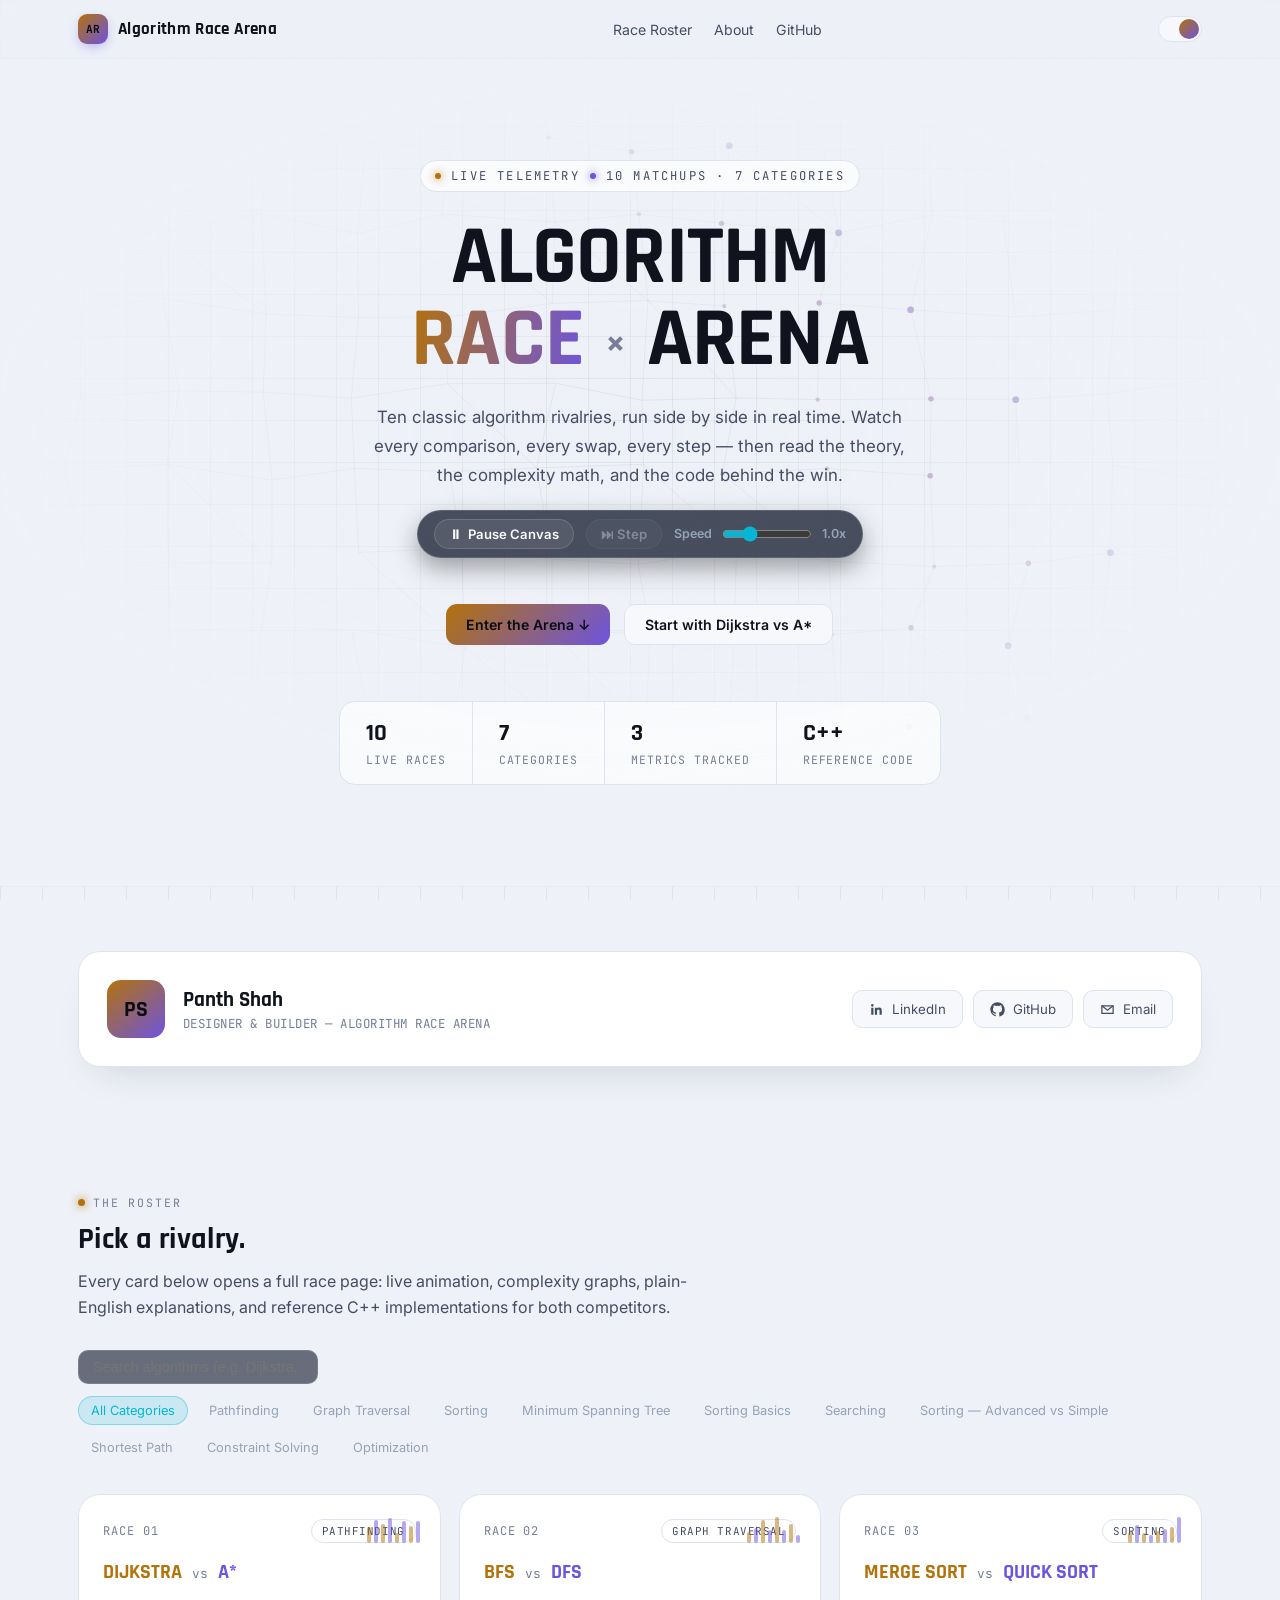
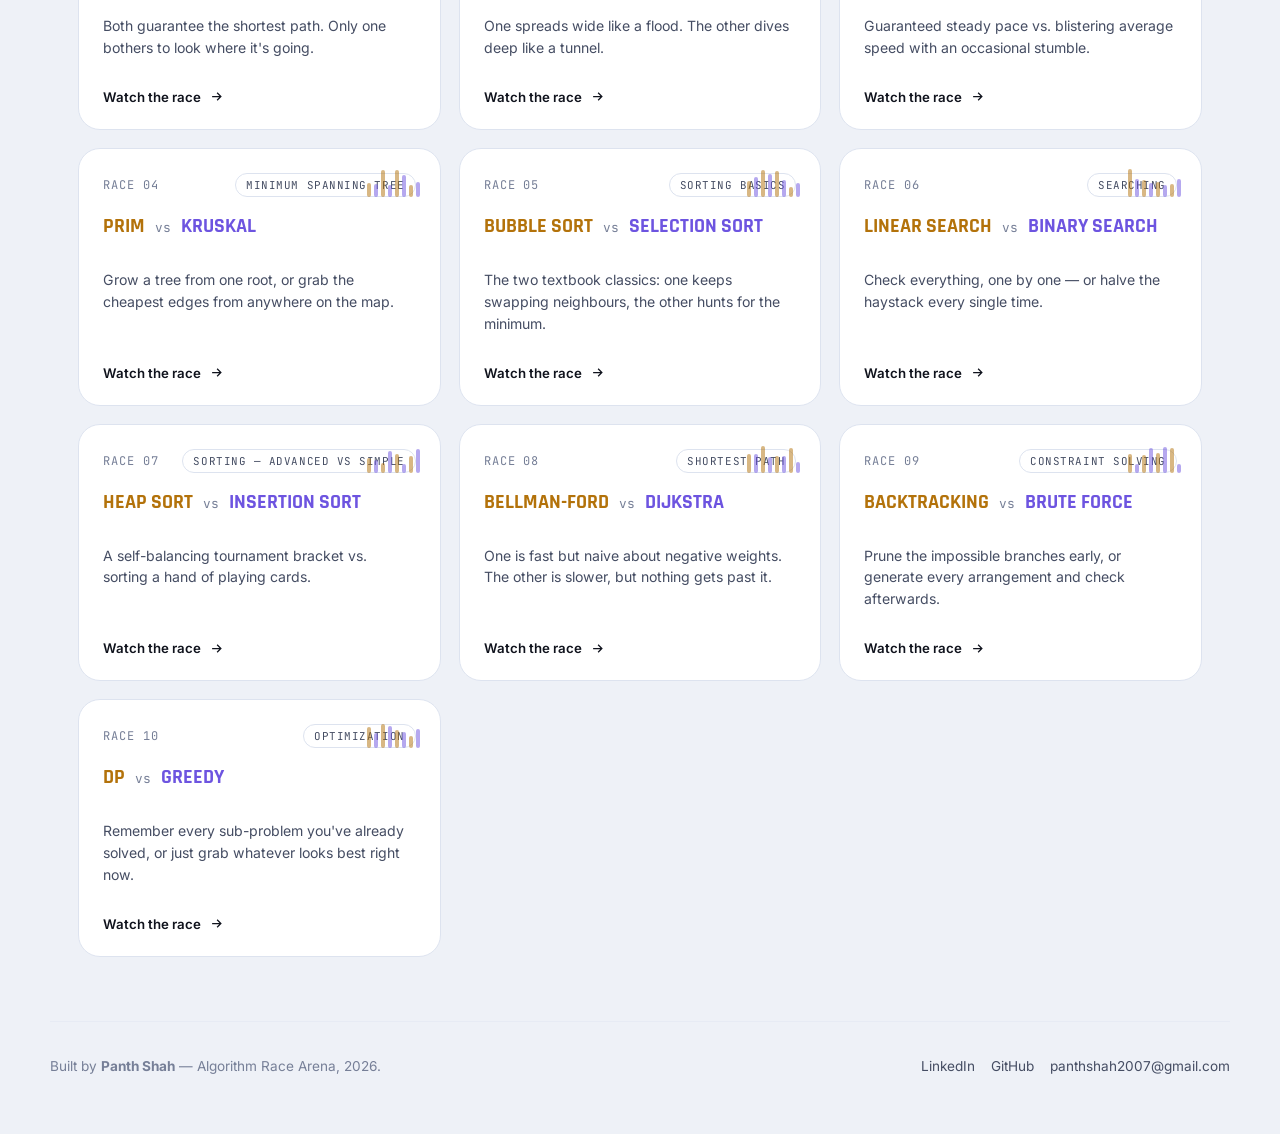
<file: index.html>
<!DOCTYPE html>
<html lang="en">
<head>
<meta charset="UTF-8">
<meta name="viewport" content="width=device-width, initial-scale=1.0">
<title>Algorithm Race Arena — Panth Shah</title>
<meta name="description" content="Watch classic algorithms race head-to-head — animated, timed, and explained. Built by Panth Shah.">
<link rel="icon" href="data:image/svg+xml,<svg xmlns=%22http://www.w3.org/2000/svg%22 viewBox=%220 0 100 100%22><text y=%22.9em%22 font-size=%2290%22>🏁</text></svg>">
<link rel="stylesheet" href="style.css">
<link rel="stylesheet" href="landing.css">
<style>
  /* Playback telemetry controller styling */
  .hero-playback-bar {
    display: inline-flex;
    align-items: center;
    gap: 12px;
    background: rgba(15, 23, 42, 0.75);
    backdrop-filter: blur(12px);
    border: 1px solid rgba(255, 255, 255, 0.12);
    padding: 8px 16px;
    border-radius: 999px;
    margin: 1.25rem 0 0.5rem;
    box-shadow: 0 10px 25px rgba(0, 0, 0, 0.35);
  }
  .ctrl-btn {
    background: rgba(255, 255, 255, 0.08);
    border: 1px solid rgba(255, 255, 255, 0.15);
    color: #f8fafc;
    border-radius: 999px;
    padding: 6px 14px;
    font-size: 0.82rem;
    font-weight: 600;
    cursor: pointer;
    display: inline-flex;
    align-items: center;
    gap: 6px;
    transition: all 0.2s ease;
  }
  .ctrl-btn:hover {
    background: rgba(255, 255, 255, 0.18);
  }
  .ctrl-btn:disabled {
    opacity: 0.35;
    cursor: not-allowed;
  }
  .speed-ctrl {
    display: flex;
    align-items: center;
    gap: 8px;
    font-size: 0.78rem;
    font-weight: 600;
    color: #94a3b8;
  }
  .speed-ctrl input[type="range"] {
    accent-color: #06b6d4;
    cursor: pointer;
    width: 90px;
  }
  /* Roster filtering controls */
  .roster-controls {
    display: flex;
    flex-wrap: wrap;
    gap: 12px;
    align-items: center;
    justify-content: space-between;
    margin-bottom: 2rem;
  }
  .roster-search {
    background: rgba(15, 23, 42, 0.6);
    border: 1px solid rgba(255, 255, 255, 0.12);
    border-radius: 10px;
    padding: 8px 14px;
    color: #f8fafc;
    font-size: 0.9rem;
    outline: none;
    min-width: 240px;
  }
  .roster-search:focus {
    border-color: #06b6d4;
  }
  .category-filter-chips {
    display: flex;
    gap: 8px;
    flex-wrap: wrap;
  }
  .filter-chip {
    background: rgba(255, 255, 255, 0.05);
    border: 1px solid rgba(255, 255, 255, 0.08);
    color: #94a3b8;
    padding: 6px 12px;
    border-radius: 999px;
    font-size: 0.8rem;
    cursor: pointer;
    transition: all 0.2s ease;
  }
  .filter-chip.active, .filter-chip:hover {
    background: rgba(6, 182, 212, 0.15);
    color: #06b6d4;
    border-color: rgba(6, 182, 212, 0.35);
  }
</style>
</head>
<body>

<nav class="topnav">
  <div class="topnav-inner">
    <div class="brand"><span class="brand-mark">AR</span> Algorithm Race Arena</div>
    <div class="nav-links">
      <a href="#roster">Race Roster</a>
      <a href="#about">About</a>
      <a href="https://github.com/PanthShah2007/Algo-Race-Arena" target="_blank" rel="noopener">GitHub</a>
    </div>
    <button class="theme-toggle" data-theme-toggle aria-label="Toggle light/dark theme"></button>
  </div>
</nav>

<header class="hero">
  <canvas id="heroGraph" class="hero-canvas"></canvas>
  <div class="hero-fade"></div>
  <div class="hero-content">
    <div class="hero-eyebrow"><span class="dot-a"></span> LIVE TELEMETRY <span class="dot-b"></span> 10 MATCHUPS · 7 CATEGORIES</div>
    <h1>Algorithm<br><span class="grad">Race</span> <span class="vs">×</span> Arena</h1>
    <p class="hero-sub">Ten classic algorithm rivalries, run side by side in real time. Watch every comparison, every swap, every step — then read the theory, the complexity math, and the code behind the win.</p>
    
    <!-- Hero Playback Controller Bar -->
    <div class="hero-playback-bar">
      <button id="btnHeroPlayPause" class="ctrl-btn" title="Toggle animation play/pause">
        <span id="heroPlayIcon">⏸</span> <span id="heroPlayText">Pause Canvas</span>
      </button>
      <button id="btnHeroStep" class="ctrl-btn" disabled title="Step one frame forward">
        ⏭ Step
      </button>
      <div class="speed-ctrl">
        <span>Speed</span>
        <input type="range" id="heroSpeedSlider" min="0.25" max="3" step="0.25" value="1">
        <span id="heroSpeedLabel">1.0x</span>
      </div>
    </div>

    <div class="hero-actions">
      <a href="#roster" class="btn btn-primary">Enter the Arena ↓</a>
      <a href="race.html?id=dijkstra-astar" class="btn">Start with Dijkstra vs A*</a>
    </div>
    <div class="hero-stats">
      <div class="stat"><b>10</b><span>Live Races</span></div>
      <div class="stat"><b>7</b><span>Categories</span></div>
      <div class="stat"><b>3</b><span>Metrics Tracked</span></div>
      <div class="stat"><b>C++</b><span>Reference Code</span></div>
    </div>
  </div>
</header>

<main class="shell">

  <section class="section" id="about">
    <div class="panel panel-pad pilot-card">
      <div class="pilot-id">
        <div class="pilot-avatar">PS</div>
        <div>
          <div class="pilot-name">Panth Shah</div>
          <div class="pilot-role">DESIGNER &amp; BUILDER — ALGORITHM RACE ARENA</div>
        </div>
      </div>
      <div class="pilot-links">
        <a href="https://www.linkedin.com/in/panth-shah-445144389" target="_blank" rel="noopener">
          <svg viewBox="0 0 24 24" fill="currentColor"><path d="M20.45 20.45h-3.55v-5.57c0-1.33-.02-3.03-1.85-3.03-1.86 0-2.14 1.45-2.14 2.94v5.66H9.36V9h3.41v1.56h.05c.47-.9 1.63-1.85 3.36-1.85 3.6 0 4.27 2.37 4.27 5.45v6.29zM5.34 7.43a2.06 2.06 0 1 1 0-4.12 2.06 2.06 0 0 1 0 4.12zM7.12 20.45H3.56V9h3.56v11.45z"/></svg>
          LinkedIn
        </a>
        <a href="https://github.com/PanthShah2007" target="_blank" rel="noopener">
          <svg viewBox="0 0 24 24" fill="currentColor"><path d="M12 .5C5.73.5.5 5.73.5 12c0 5.08 3.29 9.39 7.86 10.91.57.1.79-.25.79-.55v-2.1c-3.2.7-3.88-1.36-3.88-1.36-.52-1.34-1.28-1.7-1.28-1.7-1.04-.72.08-.7.08-.7 1.15.08 1.76 1.19 1.76 1.19 1.03 1.75 2.69 1.25 3.35.96.1-.75.4-1.25.73-1.54-2.56-.29-5.26-1.28-5.26-5.72 0-1.26.45-2.29 1.19-3.1-.12-.29-.52-1.47.11-3.06 0 0 .97-.31 3.18 1.18a11.1 11.1 0 0 1 5.8 0c2.2-1.49 3.17-1.18 3.17-1.18.64 1.59.24 2.77.12 3.06.74.81 1.18 1.84 1.18 3.1 0 4.45-2.7 5.42-5.28 5.71.42.36.78 1.08.78 2.18v3.24c0 .3.21.66.8.55A10.52 10.52 0 0 0 23.5 12C23.5 5.73 18.27.5 12 .5z"/></svg>
          GitHub
        </a>
        <a href="mailto:panthshah2007@gmail.com">
          <svg viewBox="0 0 24 24" fill="none" stroke="currentColor" stroke-width="2"><path d="M3 6h18v12H3z"/><path d="M3 6l9 7 9-7"/></svg>
          Email
        </a>
      </div>
    </div>
  </section>

  <section class="section" id="roster">
    <div class="section-head">
      <div class="eyebrow">The Roster</div>
      <h2>Pick a rivalry.</h2>
      <p>Every card below opens a full race page: live animation, complexity graphs, plain-English explanations, and reference C++ implementations for both competitors.</p>
    </div>

    <!-- Filter & Search Controls -->
    <div class="roster-controls">
      <input type="text" id="rosterSearchInput" class="roster-search" placeholder="Search algorithms (e.g. Dijkstra, Sort, Tree)...">
      <div class="category-filter-chips" id="categoryChips">
        <button class="filter-chip active" data-category="ALL">All Categories</button>
      </div>
    </div>

    <div class="roster-grid" id="rosterGrid"></div>
  </section>

</main>

<footer class="site-footer shell">
  <div class="footer-inner">
    <div>Built by <strong>Panth Shah</strong> — Algorithm Race Arena, 2026.</div>
    <div class="social-row">
      <a href="https://www.linkedin.com/in/panth-shah-445144389" target="_blank" rel="noopener">LinkedIn</a>
      <a href="https://github.com/PanthShah2007" target="_blank" rel="noopener">GitHub</a>
      <a href="mailto:panthshah2007@gmail.com">panthshah2007@gmail.com</a>
    </div>
  </div>
</footer>

<script src="theme.js"></script>
<script src="hero-graph.js"></script>
<script src="algorithms-data.js"></script>
<script>
  const grid = document.getElementById('rosterGrid');
  const searchInput = document.getElementById('rosterSearchInput');
  const categoryChips = document.getElementById('categoryChips');
  const arrow = '<svg viewBox="0 0 24 24" fill="none" stroke="currentColor" stroke-width="2"><path d="M5 12h14M13 6l6 6-6 6"/></svg>';

  let activeCategory = 'ALL';
  let searchQuery = '';

  // 1. Build Category Chips dynamically
  const categories = ['ALL', ...new Set(ARENA_DATA.map(r => r.category))];
  categoryChips.innerHTML = categories.map(cat => 
    `<button class="filter-chip ${cat === 'ALL' ? 'active' : ''}" data-category="${cat}">${cat === 'ALL' ? 'All Categories' : cat}</button>`
  ).join('');

  categoryChips.addEventListener('click', (e) => {
    if (e.target.classList.contains('filter-chip')) {
      document.querySelectorAll('.filter-chip').forEach(c => c.classList.remove('active'));
      e.target.classList.add('active');
      activeCategory = e.target.getAttribute('data-category');
      renderRoster();
    }
  });

  searchInput.addEventListener('input', (e) => {
    searchQuery = e.target.value.toLowerCase().trim();
    renderRoster();
  });

  // 2. Render Roster Grid with filters applied
  function renderRoster() {
    grid.innerHTML = '';
    const filtered = ARENA_DATA.filter(race => {
      const matchCat = activeCategory === 'ALL' || race.category === activeCategory;
      const matchQuery = !searchQuery || 
        race.racerA.name.toLowerCase().includes(searchQuery) ||
        race.racerB.name.toLowerCase().includes(searchQuery) ||
        race.racerA.short.toLowerCase().includes(searchQuery) ||
        race.racerB.short.toLowerCase().includes(searchQuery) ||
        race.tagline.toLowerCase().includes(searchQuery) ||
        race.category.toLowerCase().includes(searchQuery);
      return matchCat && matchQuery;
    });

    if (filtered.length === 0) {
      grid.innerHTML = `<div style="grid-column: 1 / -1; text-align: center; padding: 3rem; color: #94a3b8;">No matching algorithm rivalries found.</div>`;
      return;
    }

    filtered.forEach((race, i) => {
      const bars = Array.from({length:8}, ()=> `<i style="height:${8+Math.random()*20}px"></i>`).join('');
      const card = document.createElement('a');
      card.href = `race.html?id=${race.id}`;
      card.className = 'race-card';
      card.innerHTML = `
        <div class="mini-bars">${bars}</div>
        <div class="race-card-top">
          <span class="race-num">RACE ${String(i+1).padStart(2,'0')}</span>
          <span class="race-tag">${race.category}</span>
        </div>
        <div class="race-matchup">
          <span class="a">${race.racerA.short}</span><span class="vs">vs</span><span class="b">${race.racerB.short}</span>
        </div>
        <p class="race-desc">${race.tagline}</p>
        <div class="race-cta">Watch the race ${arrow}</div>
      `;
      card.addEventListener('mousemove', e => {
        const r = card.getBoundingClientRect();
        card.style.setProperty('--mx', (e.clientX-r.left)+'px');
        card.style.setProperty('--my', (e.clientY-r.top)+'px');
      });
      grid.appendChild(card);
    });
  }

  renderRoster();

  // 3. Hook Hero Background Controls to heroGraph
  const btnHeroPlayPause = document.getElementById('btnHeroPlayPause');
  const btnHeroStep = document.getElementById('btnHeroStep');
  const heroSpeedSlider = document.getElementById('heroSpeedSlider');
  const heroSpeedLabel = document.getElementById('heroSpeedLabel');
  const heroPlayIcon = document.getElementById('heroPlayIcon');
  const heroPlayText = document.getElementById('heroPlayText');

  let heroIsPaused = false;

  btnHeroPlayPause.addEventListener('click', () => {
    heroIsPaused = !heroIsPaused;
    if (window.setHeroAnimationPaused) {
      window.setHeroAnimationPaused(heroIsPaused);
    }
    heroPlayIcon.textContent = heroIsPaused ? '▶' : '⏸';
    heroPlayText.textContent = heroIsPaused ? 'Resume Canvas' : 'Pause Canvas';
    btnHeroStep.disabled = !heroIsPaused;
  });

  btnHeroStep.addEventListener('click', () => {
    if (heroIsPaused && window.stepHeroAnimationFrame) {
      window.stepHeroAnimationFrame();
    }
  });

  heroSpeedSlider.addEventListener('input', (e) => {
    const val = parseFloat(e.target.value);
    heroSpeedLabel.textContent = `${val.toFixed(2)}x`;
    if (window.setHeroAnimationSpeed) {
      window.setHeroAnimationSpeed(val);
    }
  });
</script>
</body>
</html>
</file>
<file: style.css>
/* ============================================================
   ALGORITHM RACE ARENA — Design System
   Concept: live circuit telemetry / racetrack for algorithms
   ============================================================ */

@import url('https://fonts.googleapis.com/css2?family=Rajdhani:wght@500;600;700&family=Inter:wght@400;500;600;700;800&family=JetBrains+Mono:wght@400;500;600;700&display=swap');

:root{
  /* ---- dark (default) ---- */
  --void:        #090c14;
  --surface:     #10141f;
  --elevated:    #161c2b;
  --elevated-2:  #1c2336;
  --line:        #232b40;
  --line-soft:   #1a2032;

  --text-hi:     #f2f4fa;
  --text-mid:    #b7bed1;
  --text-lo:     #757e97;

  --racer-a:     #ffb627;   /* amber lane */
  --racer-a-dim: #7a5a1c;
  --racer-b:     #8b7bff;   /* violet lane */
  --racer-b-dim: #423a7a;

  --good:        #34d399;
  --bad:         #fb7185;
  --info:        #38bdf8;

  --grid-line:   rgba(139,148,178,0.08);

  --radius-sm:   8px;
  --radius-md:   14px;
  --radius-lg:   22px;

  --shadow-1: 0 1px 0 rgba(255,255,255,0.03) inset, 0 20px 40px -20px rgba(0,0,0,0.6);

  --font-display: 'Rajdhani', sans-serif;
  --font-body: 'Inter', sans-serif;
  --font-mono: 'JetBrains Mono', monospace;

  color-scheme: dark;
}

html[data-theme="light"]{
  --void:        #eef1f7;
  --surface:     #ffffff;
  --elevated:    #f6f8fc;
  --elevated-2:  #eef1f8;
  --line:        #dde3ef;
  --line-soft:   #e7ebf4;

  --text-hi:     #10131d;
  --text-mid:    #454d63;
  --text-lo:     #767f97;

  --racer-a:     #b3720a;
  --racer-a-dim: #f0d9ad;
  --racer-b:     #6d54e0;
  --racer-b-dim: #dad3fa;

  --good:        #0f9d67;
  --bad:         #dc3a56;
  --info:        #0284c7;

  --grid-line:   rgba(30,40,70,0.07);
  --shadow-1: 0 1px 0 rgba(255,255,255,0.6) inset, 0 20px 40px -22px rgba(20,30,60,0.18);
  color-scheme: light;
}

*,*::before,*::after{ box-sizing:border-box; }
html{ scroll-behavior:smooth; }
body{
  margin:0;
  background:var(--void);
  color:var(--text-hi);
  font-family:var(--font-body);
  -webkit-font-smoothing:antialiased;
  transition:background .35s ease, color .35s ease;
}

body::before{
  content:"";
  position:fixed; inset:0;
  background-image:
    linear-gradient(var(--grid-line) 1px, transparent 1px),
    linear-gradient(90deg, var(--grid-line) 1px, transparent 1px);
  background-size: 42px 42px;
  pointer-events:none;
  z-index:0;
}

a{ color:inherit; text-decoration:none; }
img{ max-width:100%; display:block; }
button{ font-family:inherit; }

.eyebrow{
  font-family:var(--font-mono);
  font-size:.72rem;
  letter-spacing:.16em;
  text-transform:uppercase;
  color:var(--text-lo);
  display:flex; align-items:center; gap:8px;
}
.eyebrow::before{
  content:"";
  width:7px; height:7px; border-radius:50%;
  background:var(--racer-a);
  box-shadow:0 0 10px var(--racer-a);
}

h1,h2,h3,h4{
  font-family:var(--font-display);
  font-weight:700;
  letter-spacing:.01em;
  margin:0;
  color:var(--text-hi);
}

.mono{ font-family:var(--font-mono); }

/* ---------- shell / nav ---------- */
.shell{ position:relative; z-index:1; max-width:1180px; margin:0 auto; padding:0 28px; }

.topnav{
  position:sticky; top:0; z-index:50;
  backdrop-filter:blur(14px) saturate(140%);
  background:color-mix(in srgb, var(--void) 78%, transparent);
  border-bottom:1px solid var(--line-soft);
}
.topnav-inner{
  max-width:1180px; margin:0 auto; padding:14px 28px;
  display:flex; align-items:center; justify-content:space-between; gap:16px;
}
.brand{ display:flex; align-items:center; gap:10px; font-family:var(--font-display); font-weight:700; font-size:1.08rem; letter-spacing:.02em; }
.brand-mark{
  width:30px;height:30px;border-radius:9px;
  background:linear-gradient(135deg, var(--racer-a), var(--racer-b));
  display:flex; align-items:center; justify-content:center;
  font-family:var(--font-mono); font-size:.7rem; font-weight:700; color:#0a0c14;
  box-shadow:0 4px 14px -4px color-mix(in srgb, var(--racer-b) 60%, transparent);
}
.nav-links{ display:flex; align-items:center; gap:22px; font-size:.88rem; color:var(--text-mid); }
.nav-links a:hover{ color:var(--text-hi); }
.back-link{ display:flex; align-items:center; gap:8px; font-size:.85rem; color:var(--text-mid); }
.back-link:hover{ color:var(--text-hi); }
.back-link svg{ width:16px; height:16px; }

.theme-toggle{
  width:44px; height:26px; border-radius:20px; border:1px solid var(--line);
  background:var(--elevated); position:relative; cursor:pointer; flex-shrink:0;
}
.theme-toggle::after{
  content:"";
  position:absolute; top:2px; left:2px; width:20px; height:20px; border-radius:50%;
  background:linear-gradient(135deg,var(--racer-a),var(--racer-b));
  transition:transform .3s cubic-bezier(.65,0,.35,1);
}
html[data-theme="light"] .theme-toggle::after{ transform:translateX(18px); }

/* ---------- buttons ---------- */
.btn{
  display:inline-flex; align-items:center; gap:8px;
  padding:11px 20px; border-radius:11px; border:1px solid var(--line);
  background:var(--elevated); color:var(--text-hi);
  font-size:.88rem; font-weight:600; cursor:pointer;
  transition:transform .15s ease, border-color .15s ease, background .15s ease;
}
.btn:hover{ border-color:color-mix(in srgb, var(--racer-b) 50%, var(--line)); transform:translateY(-1px); }
.btn:active{ transform:translateY(0); }
.btn-primary{
  background:linear-gradient(135deg, var(--racer-a), var(--racer-b));
  color:#0a0c14; border:none;
}
.btn-primary:hover{ filter:brightness(1.08); }
.btn:disabled{ opacity:.4; cursor:not-allowed; transform:none; }
.btn svg{ width:15px; height:15px; }

.btn-row{ display:flex; gap:10px; flex-wrap:wrap; align-items:center; }

/* ---------- cards / panels ---------- */
.panel{
  background:var(--surface);
  border:1px solid var(--line);
  border-radius:var(--radius-lg);
  box-shadow:var(--shadow-1);
}
.panel-pad{ padding:28px; }

.section{ padding:64px 0; position:relative; z-index:1; }
.section-head{ margin-bottom:30px; max-width:640px; }
.section-head h2{ font-size:1.9rem; margin-top:10px; }
.section-head p{ color:var(--text-mid); margin-top:10px; line-height:1.6; }

footer.site-footer{
  border-top:1px solid var(--line-soft); padding:36px 0 60px; position:relative; z-index:1;
  color:var(--text-lo); font-size:.85rem;
}
.footer-inner{ display:flex; justify-content:space-between; align-items:center; gap:16px; flex-wrap:wrap; }
.social-row{ display:flex; gap:16px; }
.social-row a{ display:flex; align-items:center; gap:6px; color:var(--text-mid); }
.social-row a:hover{ color:var(--text-hi); }
.social-row svg{ width:16px; height:16px; }

::selection{ background:color-mix(in srgb, var(--racer-b) 40%, transparent); }

/* scrollbar */
::-webkit-scrollbar{ width:10px; height:10px; }
::-webkit-scrollbar-track{ background:var(--void); }
::-webkit-scrollbar-thumb{ background:var(--line); border-radius:20px; }
::-webkit-scrollbar-thumb:hover{ background:var(--racer-b-dim); }

@media (max-width:720px){
  .nav-links{ display:none; }
  .section{ padding:44px 0; }
}
</file>
<file: landing.css>
/* ---------- hero ---------- */
.hero{
  position:relative;
  min-height:92vh;
  display:flex; flex-direction:column; align-items:center; justify-content:center;
  text-align:center;
  overflow:hidden;
  border-bottom:1px solid var(--line-soft);
}
.hero-canvas{
  position:absolute; inset:0; width:100%; height:100%;
  opacity:.9;
}
.hero-fade{
  position:absolute; inset:0;
  background:radial-gradient(ellipse 60% 50% at 50% 45%, transparent 0%, var(--void) 88%);
  pointer-events:none;
}
.hero-content{ position:relative; z-index:2; padding:0 24px; max-width:820px; }

.hero-eyebrow{
  display:inline-flex; align-items:center; gap:10px;
  font-family:var(--font-mono); font-size:.76rem; letter-spacing:.18em; text-transform:uppercase;
  color:var(--text-mid);
  border:1px solid var(--line); padding:7px 14px; border-radius:30px;
  background:color-mix(in srgb, var(--surface) 70%, transparent);
  margin-bottom:26px;
}
.hero-eyebrow .dot-a{ width:6px;height:6px;border-radius:50%; background:var(--racer-a); box-shadow:0 0 8px var(--racer-a);}
.hero-eyebrow .dot-b{ width:6px;height:6px;border-radius:50%; background:var(--racer-b); box-shadow:0 0 8px var(--racer-b);}

.hero h1{
  font-size:clamp(2.6rem, 7vw, 5.2rem);
  line-height:.98;
  letter-spacing:-.01em;
  text-transform:uppercase;
}
.hero h1 .vs{
  font-size:.42em;
  vertical-align:middle;
  color:var(--text-lo);
  font-family:var(--font-mono);
  margin:0 .12em;
}
.hero h1 .grad{
  background:linear-gradient(100deg, var(--racer-a), var(--racer-b));
  -webkit-background-clip:text; background-clip:text; color:transparent;
}

.hero-sub{
  margin:22px auto 0; max-width:560px;
  color:var(--text-mid); font-size:1.06rem; line-height:1.7;
}

.hero-actions{ margin-top:38px; display:flex; gap:14px; justify-content:center; flex-wrap:wrap; }

.hero-stats{
  margin-top:56px; display:flex; gap:0; justify-content:center; flex-wrap:wrap;
  border:1px solid var(--line); border-radius:16px; overflow:hidden;
  background:color-mix(in srgb, var(--surface) 65%, transparent);
}
.hero-stats .stat{ padding:16px 26px; text-align:left; border-right:1px solid var(--line); }
.hero-stats .stat:last-child{ border-right:none; }
.hero-stats .stat b{ display:block; font-family:var(--font-display); font-size:1.5rem; }
.hero-stats .stat span{ font-size:.72rem; color:var(--text-lo); text-transform:uppercase; letter-spacing:.08em; font-family:var(--font-mono); }

/* ---------- pilot / id card ---------- */
.pilot-card{
  display:flex; align-items:center; gap:24px; flex-wrap:wrap;
  justify-content:space-between;
}
.pilot-id{ display:flex; align-items:center; gap:18px; }
.pilot-avatar{
  width:58px; height:58px; border-radius:14px;
  background:linear-gradient(140deg, var(--racer-a), var(--racer-b));
  display:flex; align-items:center; justify-content:center;
  font-family:var(--font-display); font-weight:700; font-size:1.4rem; color:#0a0c14;
  flex-shrink:0;
}
.pilot-name{ font-family:var(--font-display); font-size:1.3rem; font-weight:700; }
.pilot-role{ font-family:var(--font-mono); font-size:.78rem; color:var(--text-lo); margin-top:2px; letter-spacing:.04em; }
.pilot-links{ display:flex; gap:10px; flex-wrap:wrap; }
.pilot-links a{
  display:flex; align-items:center; gap:8px;
  padding:10px 16px; border-radius:10px; border:1px solid var(--line);
  font-size:.83rem; color:var(--text-mid); background:var(--elevated);
}
.pilot-links a:hover{ color:var(--text-hi); border-color:var(--racer-b-dim); }
.pilot-links svg{ width:15px; height:15px; }

/* ---------- roster grid ---------- */
.roster-grid{
  display:grid; grid-template-columns:repeat(auto-fill, minmax(310px,1fr)); gap:18px;
}
.race-card{
  position:relative;
  padding:24px; border-radius:var(--radius-lg);
  background:var(--surface); border:1px solid var(--line);
  overflow:hidden;
  transition:transform .25s cubic-bezier(.2,.8,.2,1), border-color .25s ease, box-shadow .25s ease;
  display:flex; flex-direction:column; gap:16px; min-height:200px;
}
.race-card::before{
  content:""; position:absolute; inset:0; opacity:0;
  background:radial-gradient(420px circle at var(--mx,50%) var(--my,0%), color-mix(in srgb, var(--racer-b) 16%, transparent), transparent 60%);
  transition:opacity .25s ease; pointer-events:none;
}
.race-card:hover{ transform:translateY(-4px); border-color:color-mix(in srgb, var(--racer-b) 45%, var(--line)); box-shadow:0 24px 40px -26px rgba(0,0,0,.55); }
.race-card:hover::before{ opacity:1; }

.race-card-top{ display:flex; align-items:center; justify-content:space-between; gap:10px; }
.race-num{ font-family:var(--font-mono); font-size:.75rem; color:var(--text-lo); letter-spacing:.08em; }
.race-tag{
  font-family:var(--font-mono); font-size:.68rem; letter-spacing:.05em; text-transform:uppercase;
  padding:4px 10px; border-radius:20px; border:1px solid var(--line); color:var(--text-mid);
}
.race-matchup{ display:flex; align-items:baseline; gap:10px; flex-wrap:wrap; }
.race-matchup .a{ color:var(--racer-a); font-family:var(--font-display); font-weight:700; font-size:1.28rem; }
.race-matchup .b{ color:var(--racer-b); font-family:var(--font-display); font-weight:700; font-size:1.28rem; }
.race-matchup .vs{ color:var(--text-lo); font-family:var(--font-mono); font-size:.8rem; }
.race-desc{ color:var(--text-mid); font-size:.88rem; line-height:1.55; flex-grow:1; }
.race-cta{ display:flex; align-items:center; gap:8px; font-size:.83rem; font-weight:600; color:var(--text-hi); }
.race-cta svg{ width:15px; height:15px; transition:transform .2s ease; }
.race-card:hover .race-cta svg{ transform:translateX(4px); }

.race-card .mini-bars{ position:absolute; right:20px; top:20px; display:flex; gap:3px; align-items:flex-end; height:28px; opacity:.5; }
.race-card .mini-bars i{ width:4px; border-radius:2px; display:block; background:var(--racer-a); }
.race-card .mini-bars i:nth-child(2n){ background:var(--racer-b); }

@media (max-width:600px){
  .pilot-card{ flex-direction:column; align-items:flex-start; }
}
</file>
